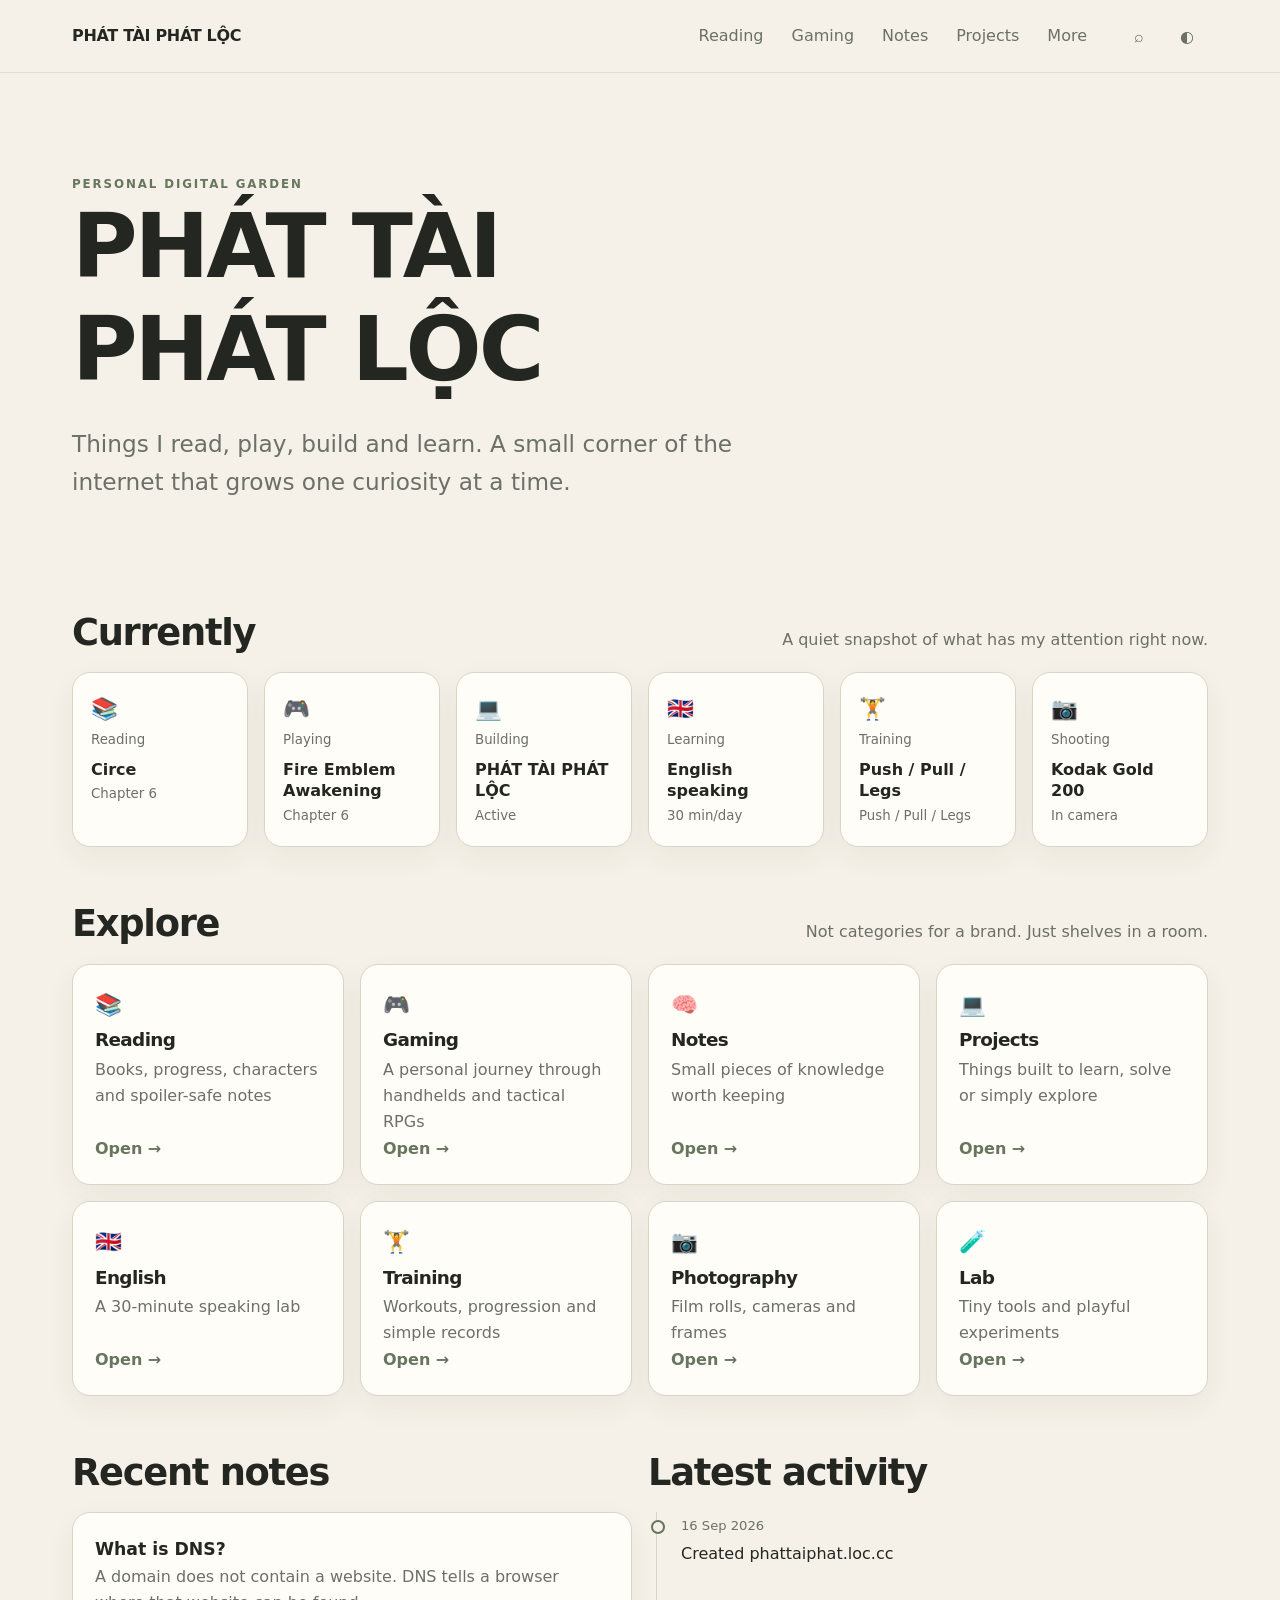
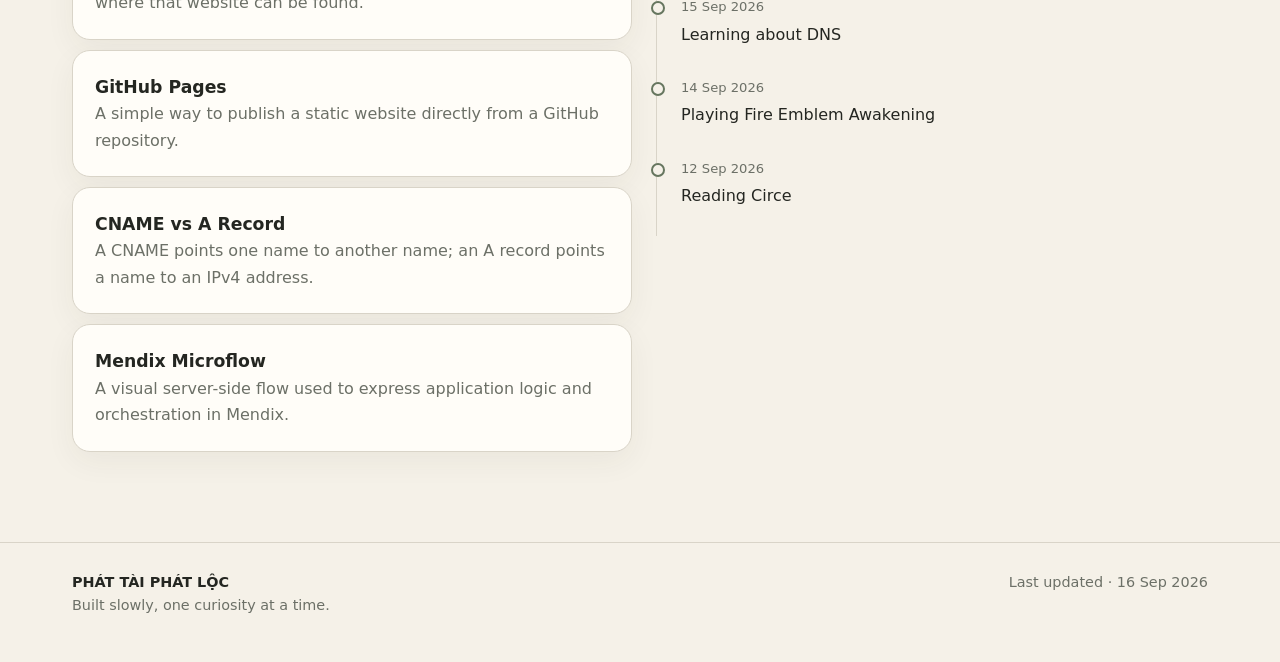
<file: index.html>
<!doctype html>
<html lang="en" data-theme="light">
<head>
  <meta charset="utf-8">
  <meta name="viewport" content="width=device-width, initial-scale=1">
  <meta name="description" content="PHÁT TÀI PHÁT LỘC — things I read, play, build and learn.">
  <meta name="color-scheme" content="light dark">
  <link rel="icon" href="assets/favicon.svg" type="image/svg+xml">
  <title>PHÁT TÀI PHÁT LỘC</title>
  <link rel="stylesheet" href="assets/styles.css">
</head>
<body data-page="home">
  <a class="skip-link" href="#page">Skip to content</a>
  <header class="site-header" id="site-header"></header>
  <main id="page"></main>
  <footer class="site-footer" id="site-footer"></footer>
  <script src="assets/app.js"></script>
</body>
</html>
</file>
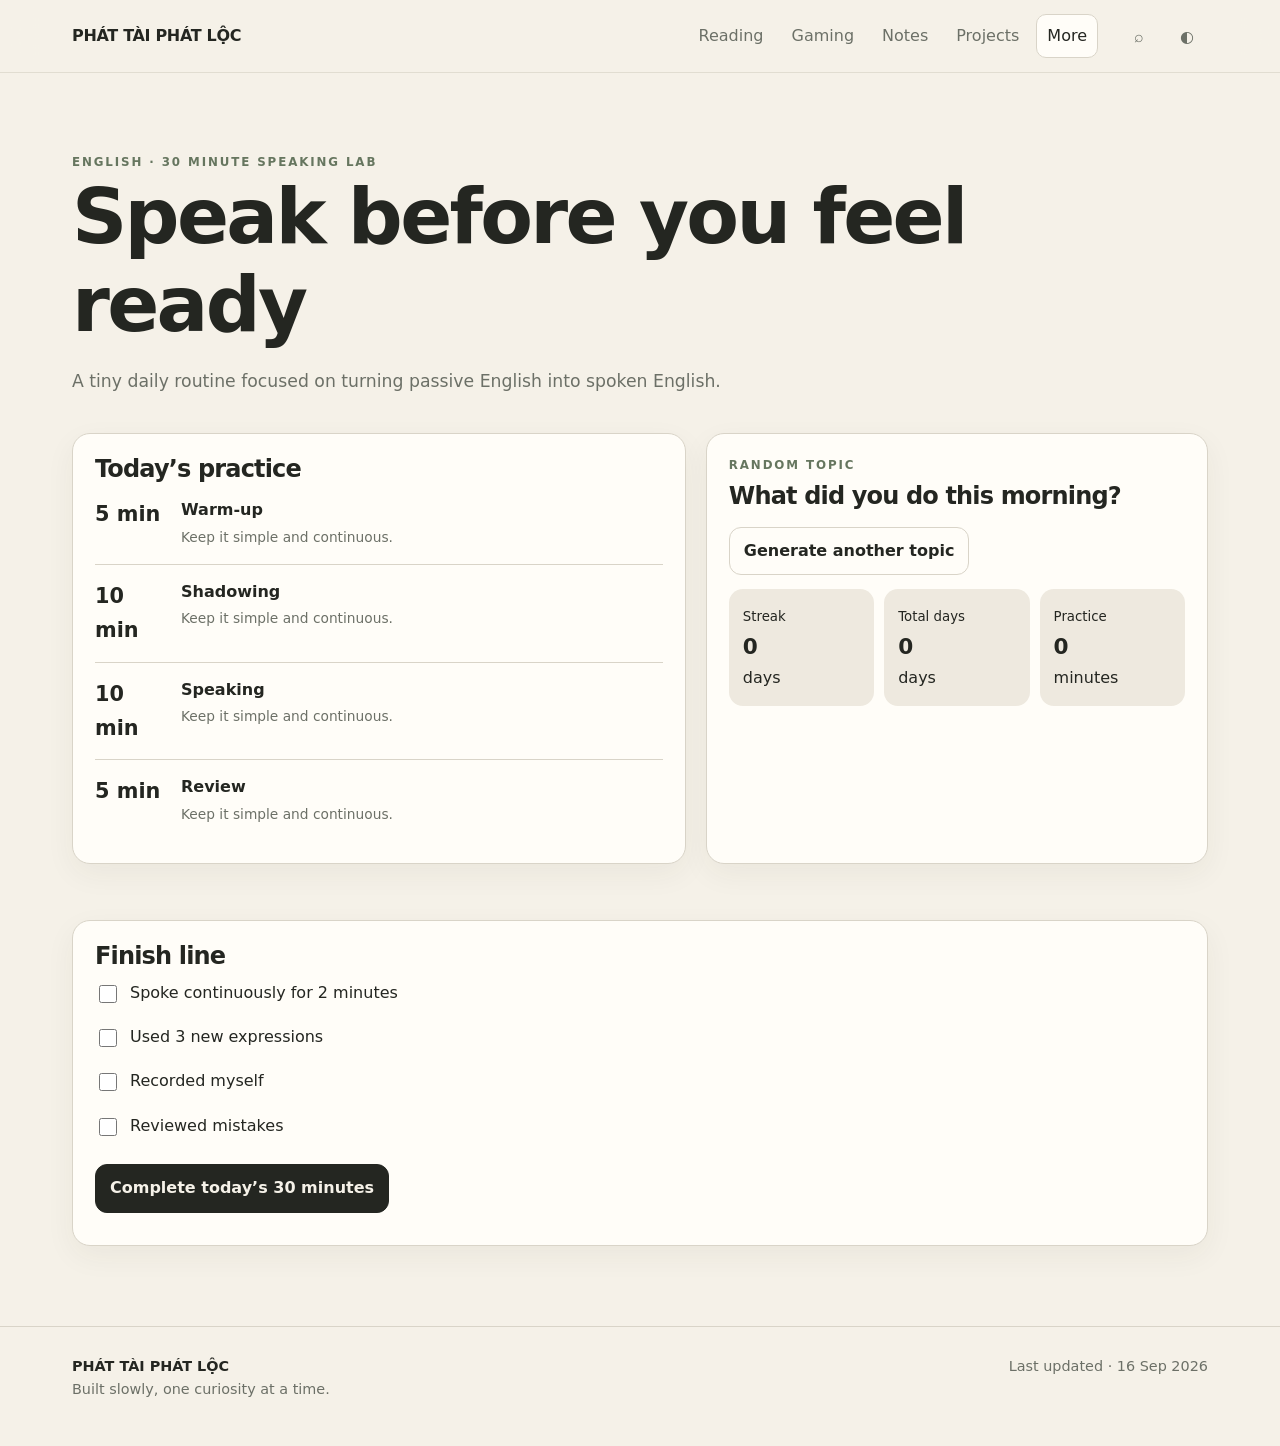
<file: english/index.html>
<!doctype html>
<html lang="en" data-theme="light">
<head>
  <meta charset="utf-8">
  <meta name="viewport" content="width=device-width, initial-scale=1">
  <meta name="description" content="PHÁT TÀI PHÁT LỘC — things I read, play, build and learn.">
  <meta name="color-scheme" content="light dark">
  <link rel="icon" href="../assets/favicon.svg" type="image/svg+xml">
  <title>English — PHÁT TÀI PHÁT LỘC</title>
  <link rel="stylesheet" href="../assets/styles.css">
</head>
<body data-page="english">
  <a class="skip-link" href="#page">Skip to content</a>
  <header class="site-header" id="site-header"></header>
  <main id="page"></main>
  <footer class="site-footer" id="site-footer"></footer>
  <script src="../assets/app.js"></script>
</body>
</html>
</file>
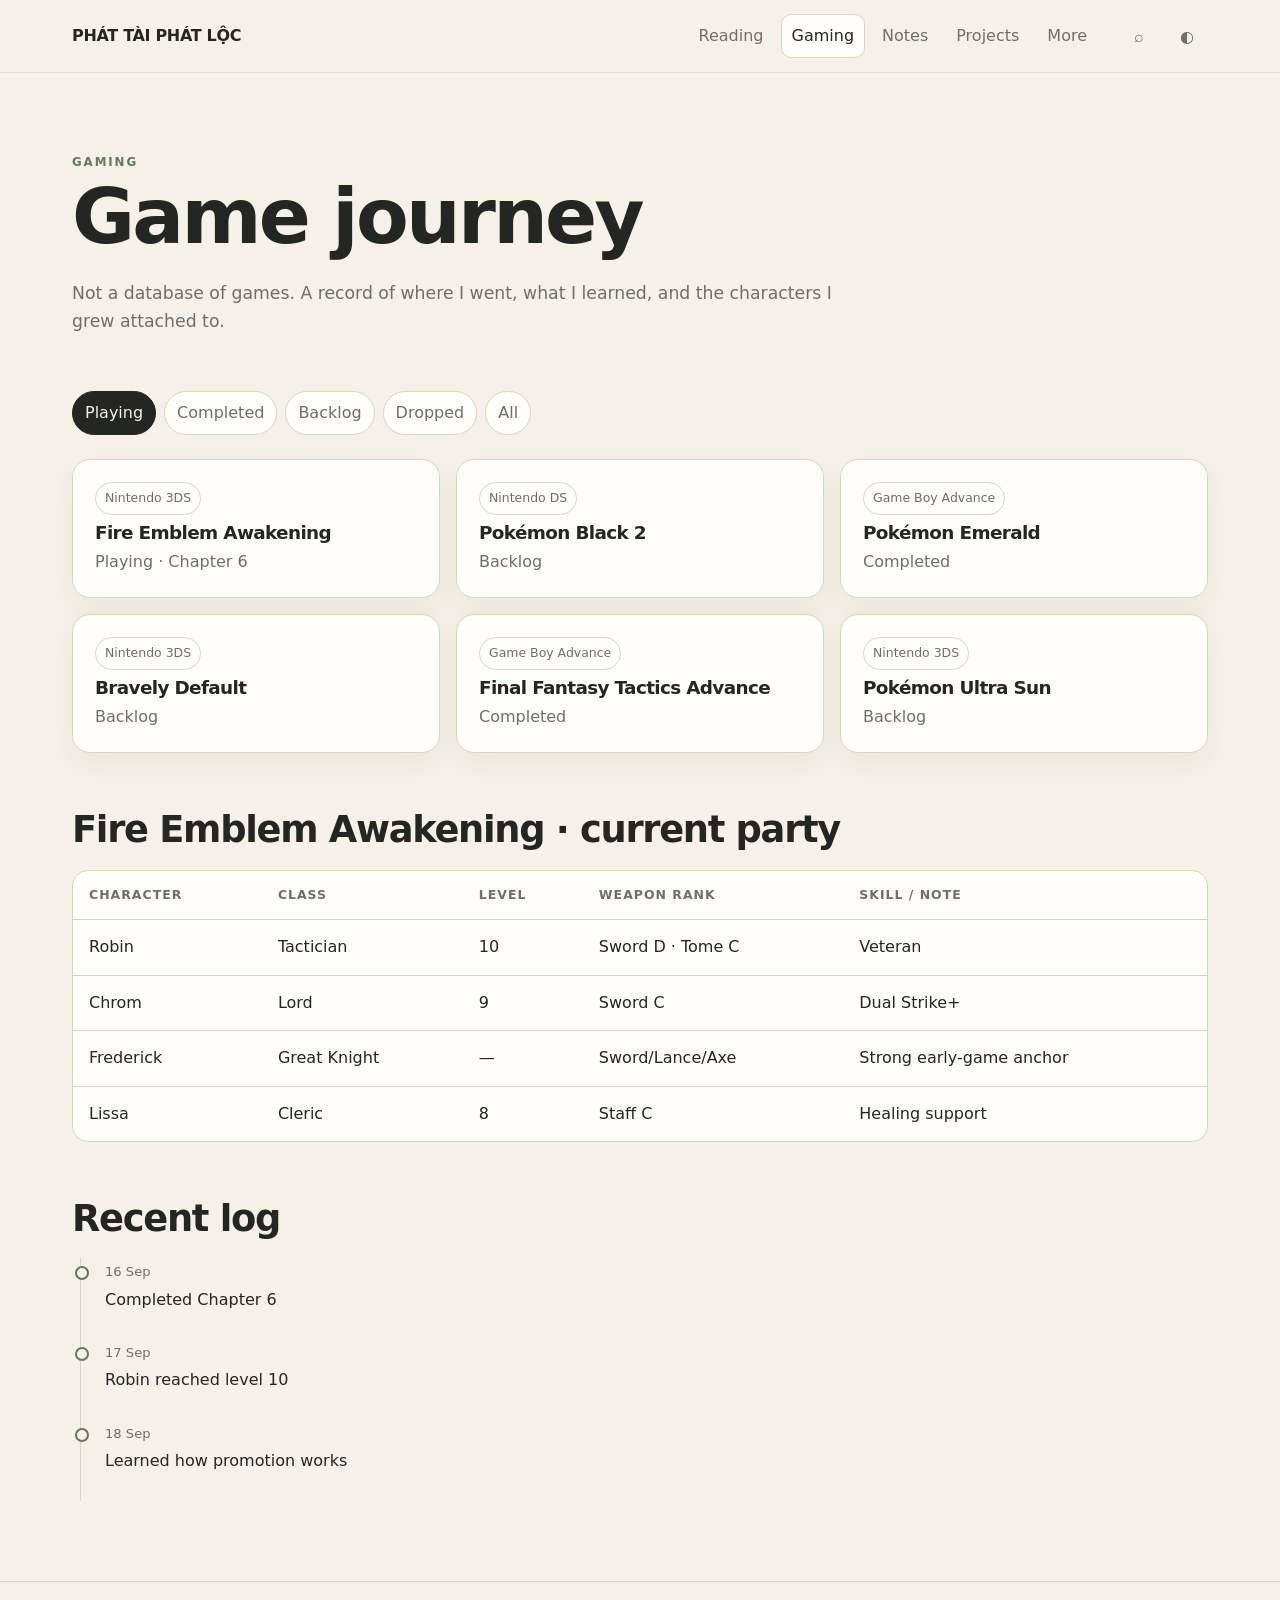
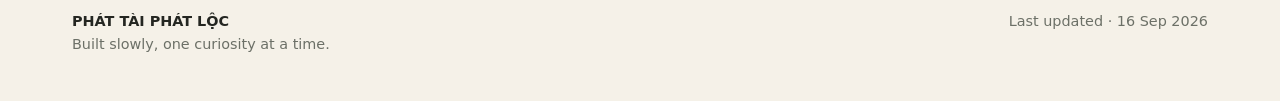
<file: gaming/index.html>
<!doctype html>
<html lang="en" data-theme="light">
<head>
  <meta charset="utf-8">
  <meta name="viewport" content="width=device-width, initial-scale=1">
  <meta name="description" content="PHÁT TÀI PHÁT LỘC — things I read, play, build and learn.">
  <meta name="color-scheme" content="light dark">
  <link rel="icon" href="../assets/favicon.svg" type="image/svg+xml">
  <title>Gaming — PHÁT TÀI PHÁT LỘC</title>
  <link rel="stylesheet" href="../assets/styles.css">
</head>
<body data-page="gaming">
  <a class="skip-link" href="#page">Skip to content</a>
  <header class="site-header" id="site-header"></header>
  <main id="page"></main>
  <footer class="site-footer" id="site-footer"></footer>
  <script src="../assets/app.js"></script>
</body>
</html>
</file>
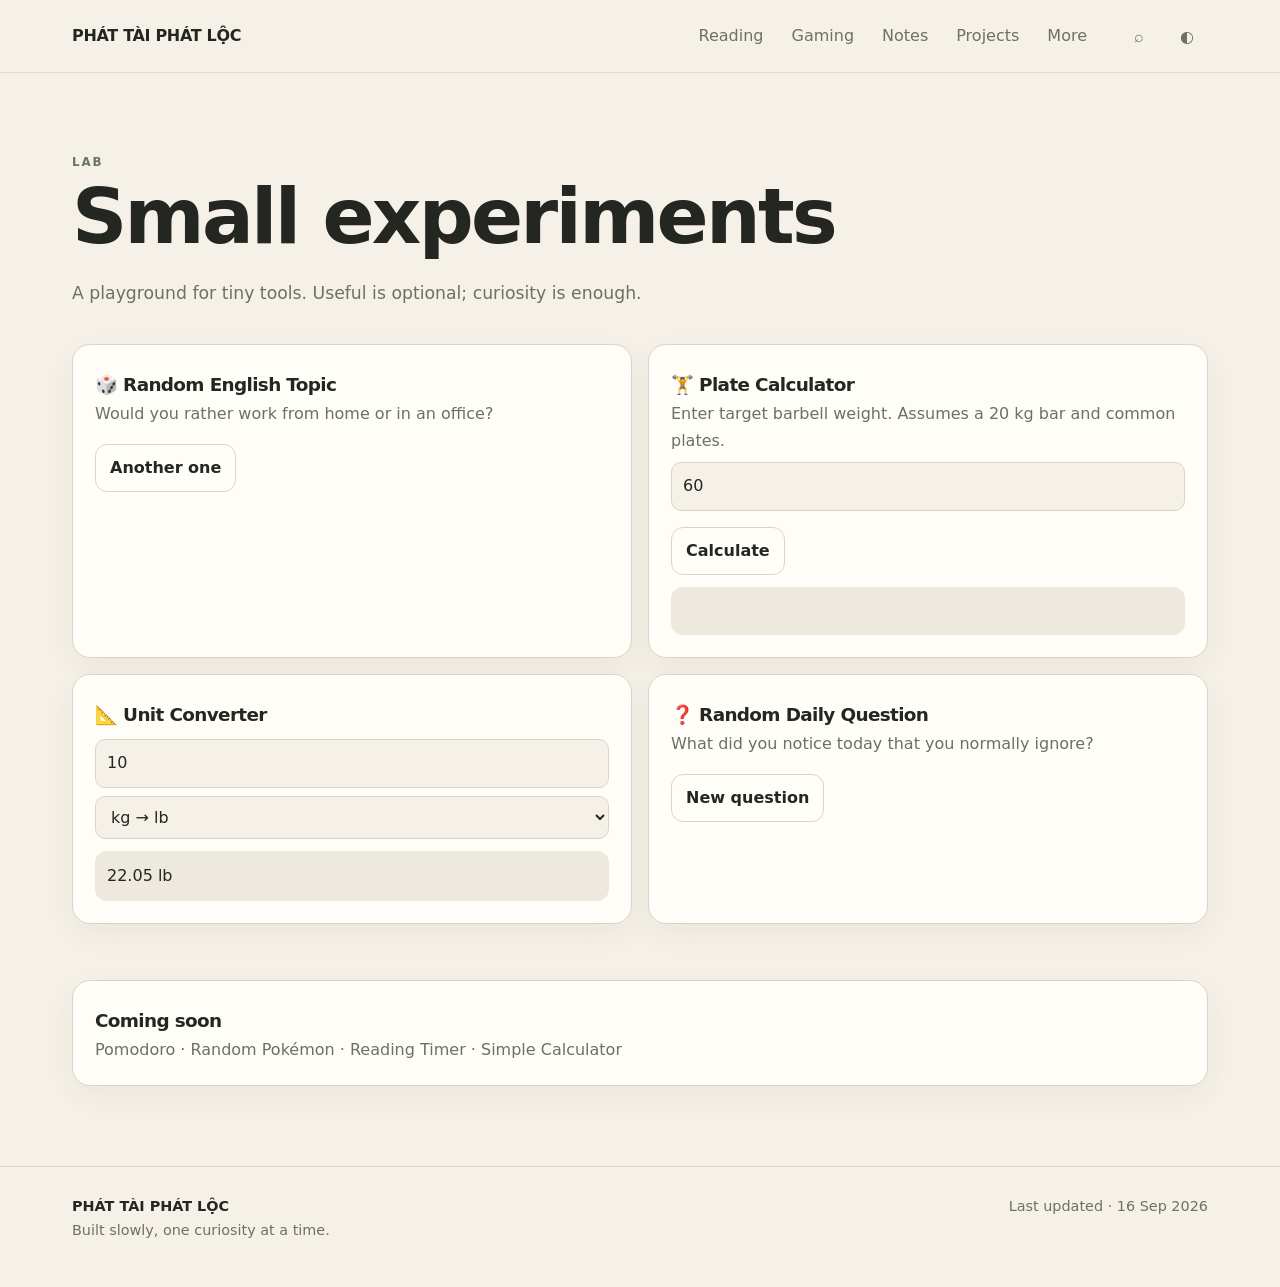
<file: lab/index.html>
<!doctype html>
<html lang="en" data-theme="light">
<head>
  <meta charset="utf-8">
  <meta name="viewport" content="width=device-width, initial-scale=1">
  <meta name="description" content="PHÁT TÀI PHÁT LỘC — things I read, play, build and learn.">
  <meta name="color-scheme" content="light dark">
  <link rel="icon" href="../assets/favicon.svg" type="image/svg+xml">
  <title>Lab — PHÁT TÀI PHÁT LỘC</title>
  <link rel="stylesheet" href="../assets/styles.css">
</head>
<body data-page="lab">
  <a class="skip-link" href="#page">Skip to content</a>
  <header class="site-header" id="site-header"></header>
  <main id="page"></main>
  <footer class="site-footer" id="site-footer"></footer>
  <script src="../assets/app.js"></script>
</body>
</html>
</file>
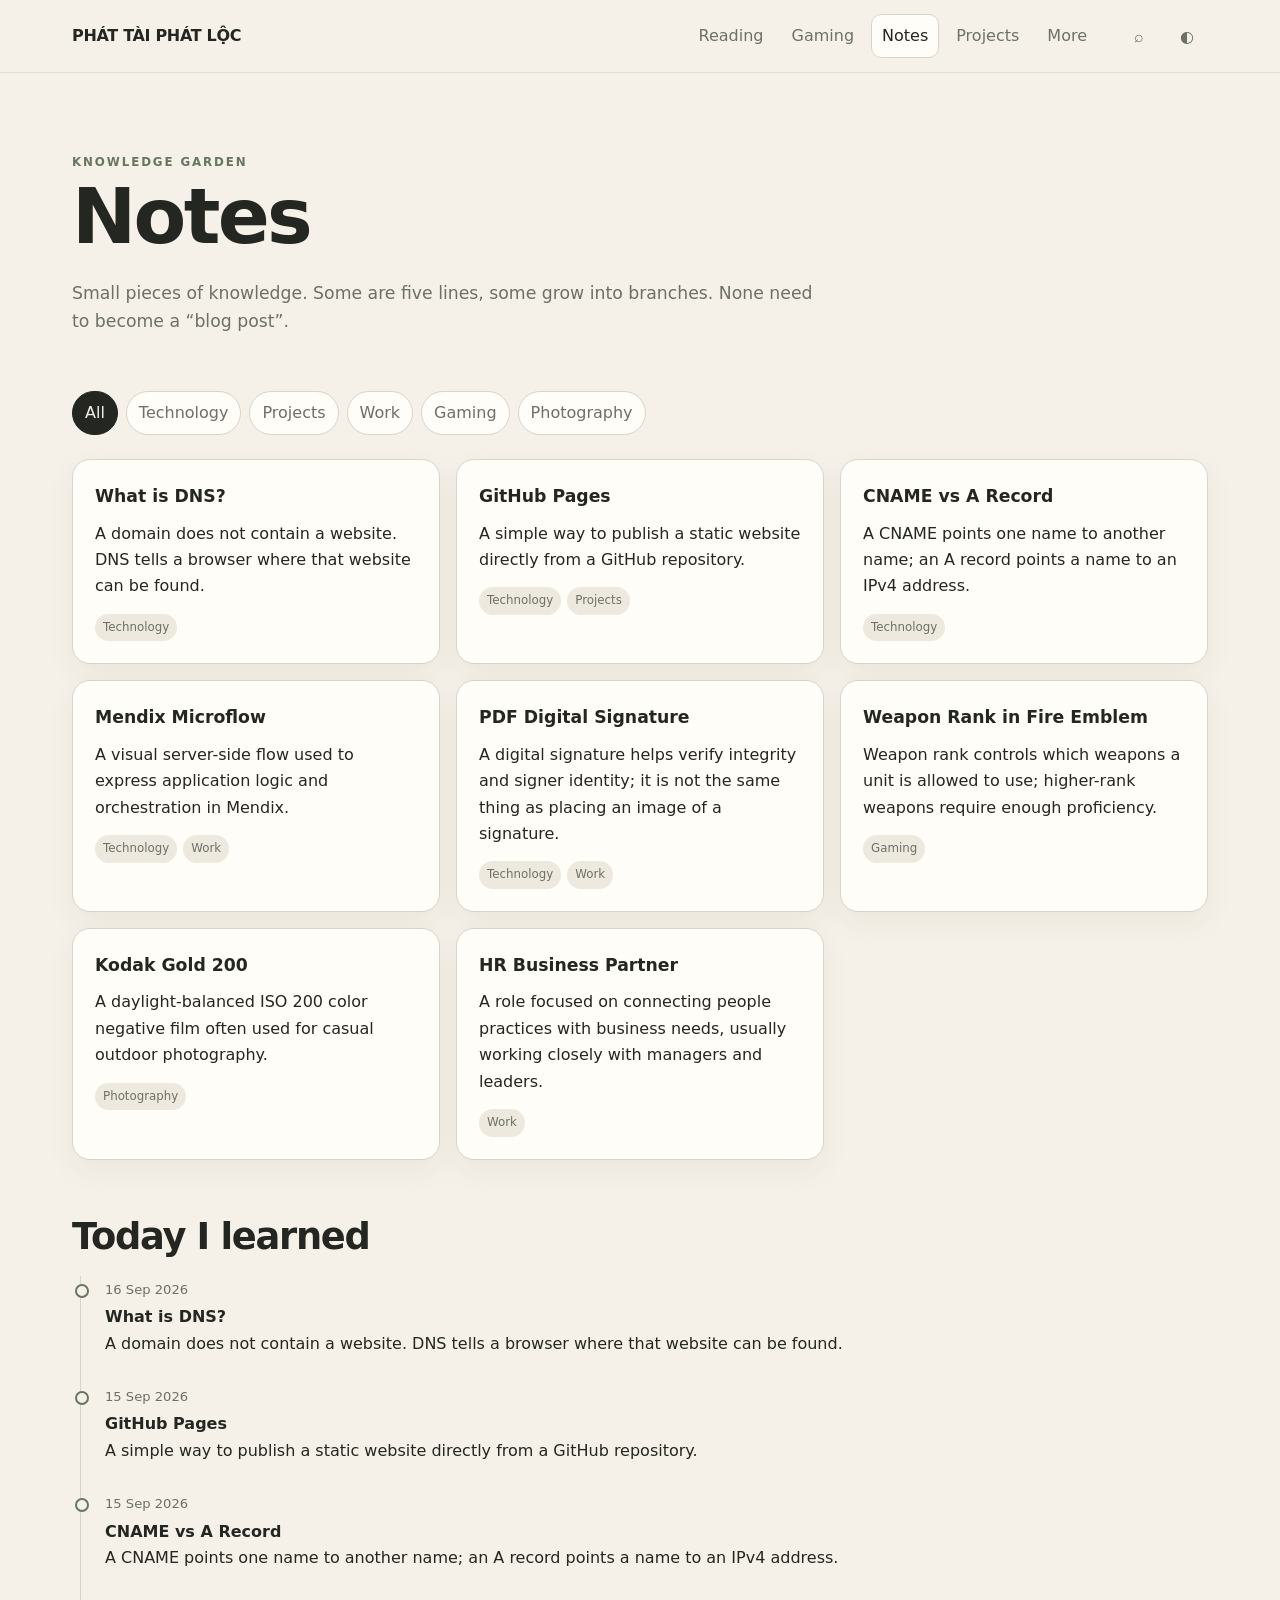
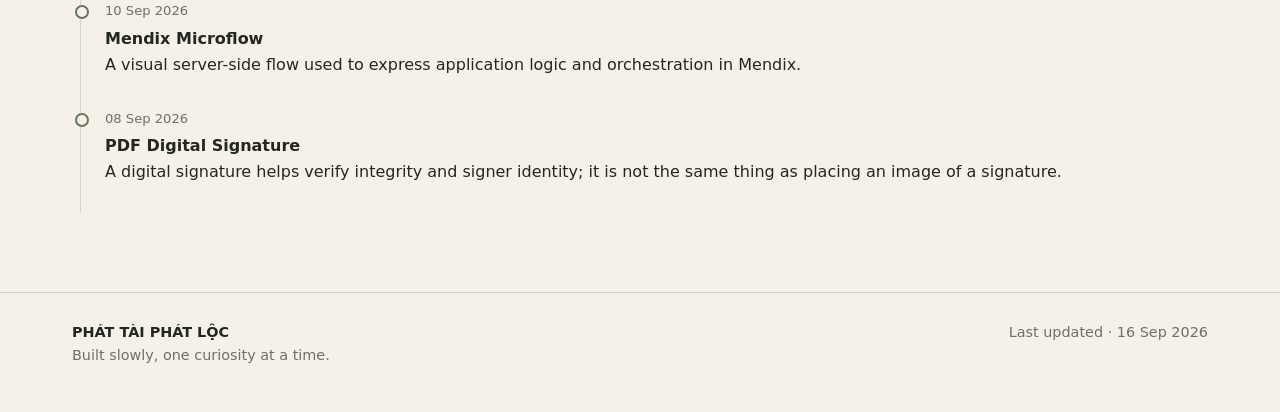
<file: notes/index.html>
<!doctype html>
<html lang="en" data-theme="light">
<head>
  <meta charset="utf-8">
  <meta name="viewport" content="width=device-width, initial-scale=1">
  <meta name="description" content="PHÁT TÀI PHÁT LỘC — things I read, play, build and learn.">
  <meta name="color-scheme" content="light dark">
  <link rel="icon" href="../assets/favicon.svg" type="image/svg+xml">
  <title>Notes — PHÁT TÀI PHÁT LỘC</title>
  <link rel="stylesheet" href="../assets/styles.css">
</head>
<body data-page="notes">
  <a class="skip-link" href="#page">Skip to content</a>
  <header class="site-header" id="site-header"></header>
  <main id="page"></main>
  <footer class="site-footer" id="site-footer"></footer>
  <script src="../assets/app.js"></script>
</body>
</html>
</file>
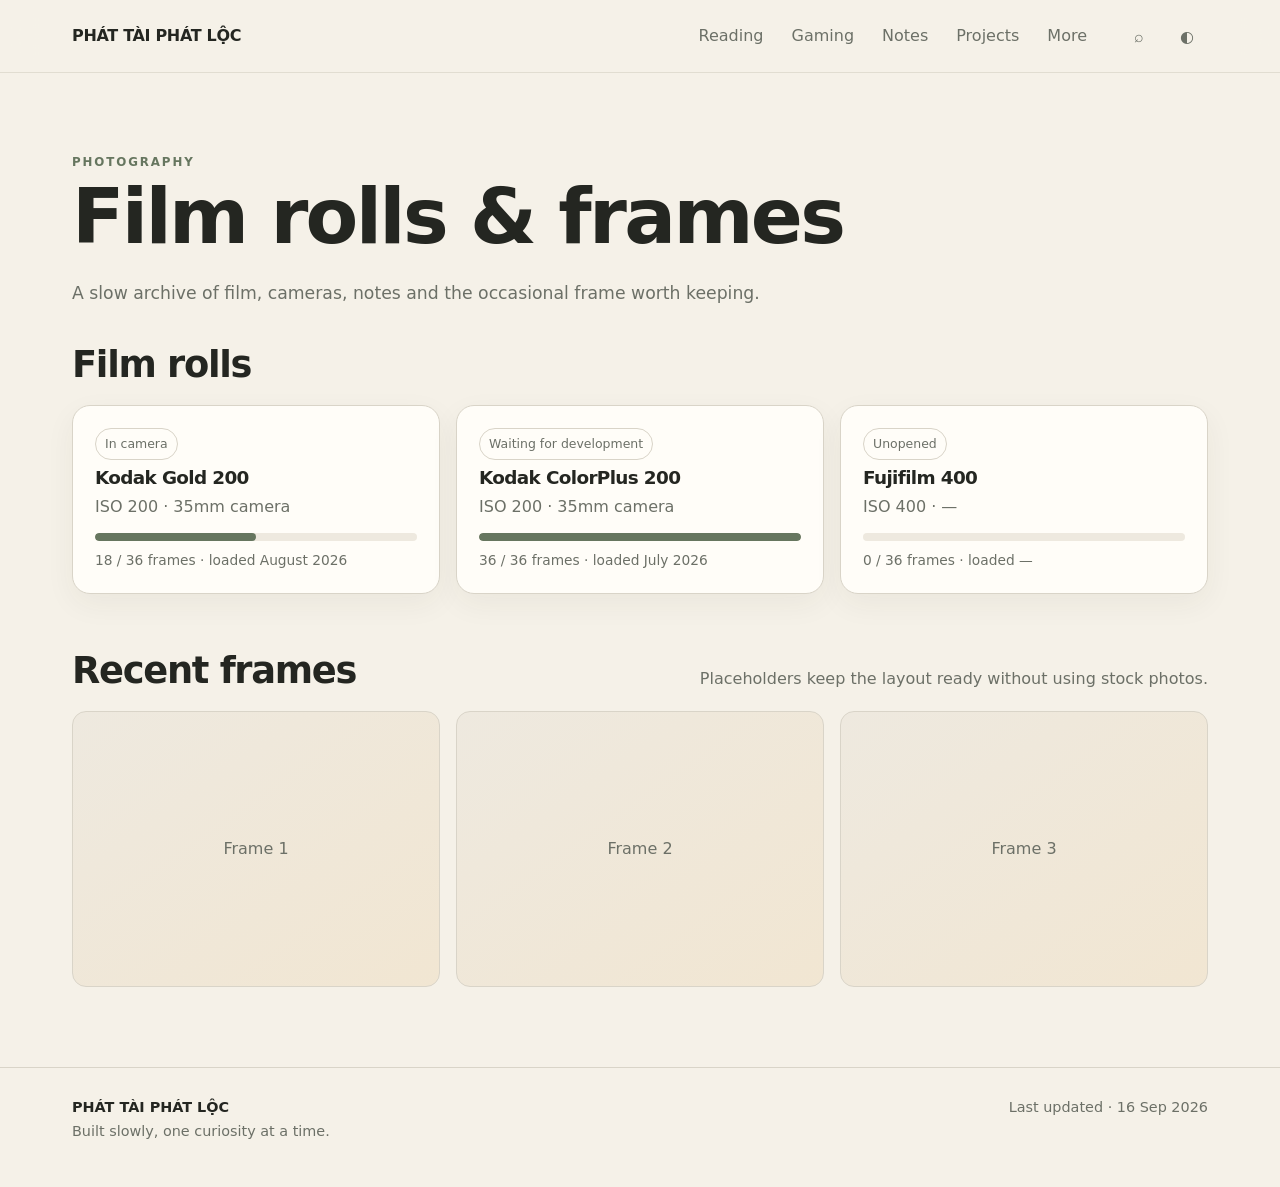
<file: photography/index.html>
<!doctype html>
<html lang="en" data-theme="light">
<head>
  <meta charset="utf-8">
  <meta name="viewport" content="width=device-width, initial-scale=1">
  <meta name="description" content="PHÁT TÀI PHÁT LỘC — things I read, play, build and learn.">
  <meta name="color-scheme" content="light dark">
  <link rel="icon" href="../assets/favicon.svg" type="image/svg+xml">
  <title>Photography — PHÁT TÀI PHÁT LỘC</title>
  <link rel="stylesheet" href="../assets/styles.css">
</head>
<body data-page="photography">
  <a class="skip-link" href="#page">Skip to content</a>
  <header class="site-header" id="site-header"></header>
  <main id="page"></main>
  <footer class="site-footer" id="site-footer"></footer>
  <script src="../assets/app.js"></script>
</body>
</html>
</file>
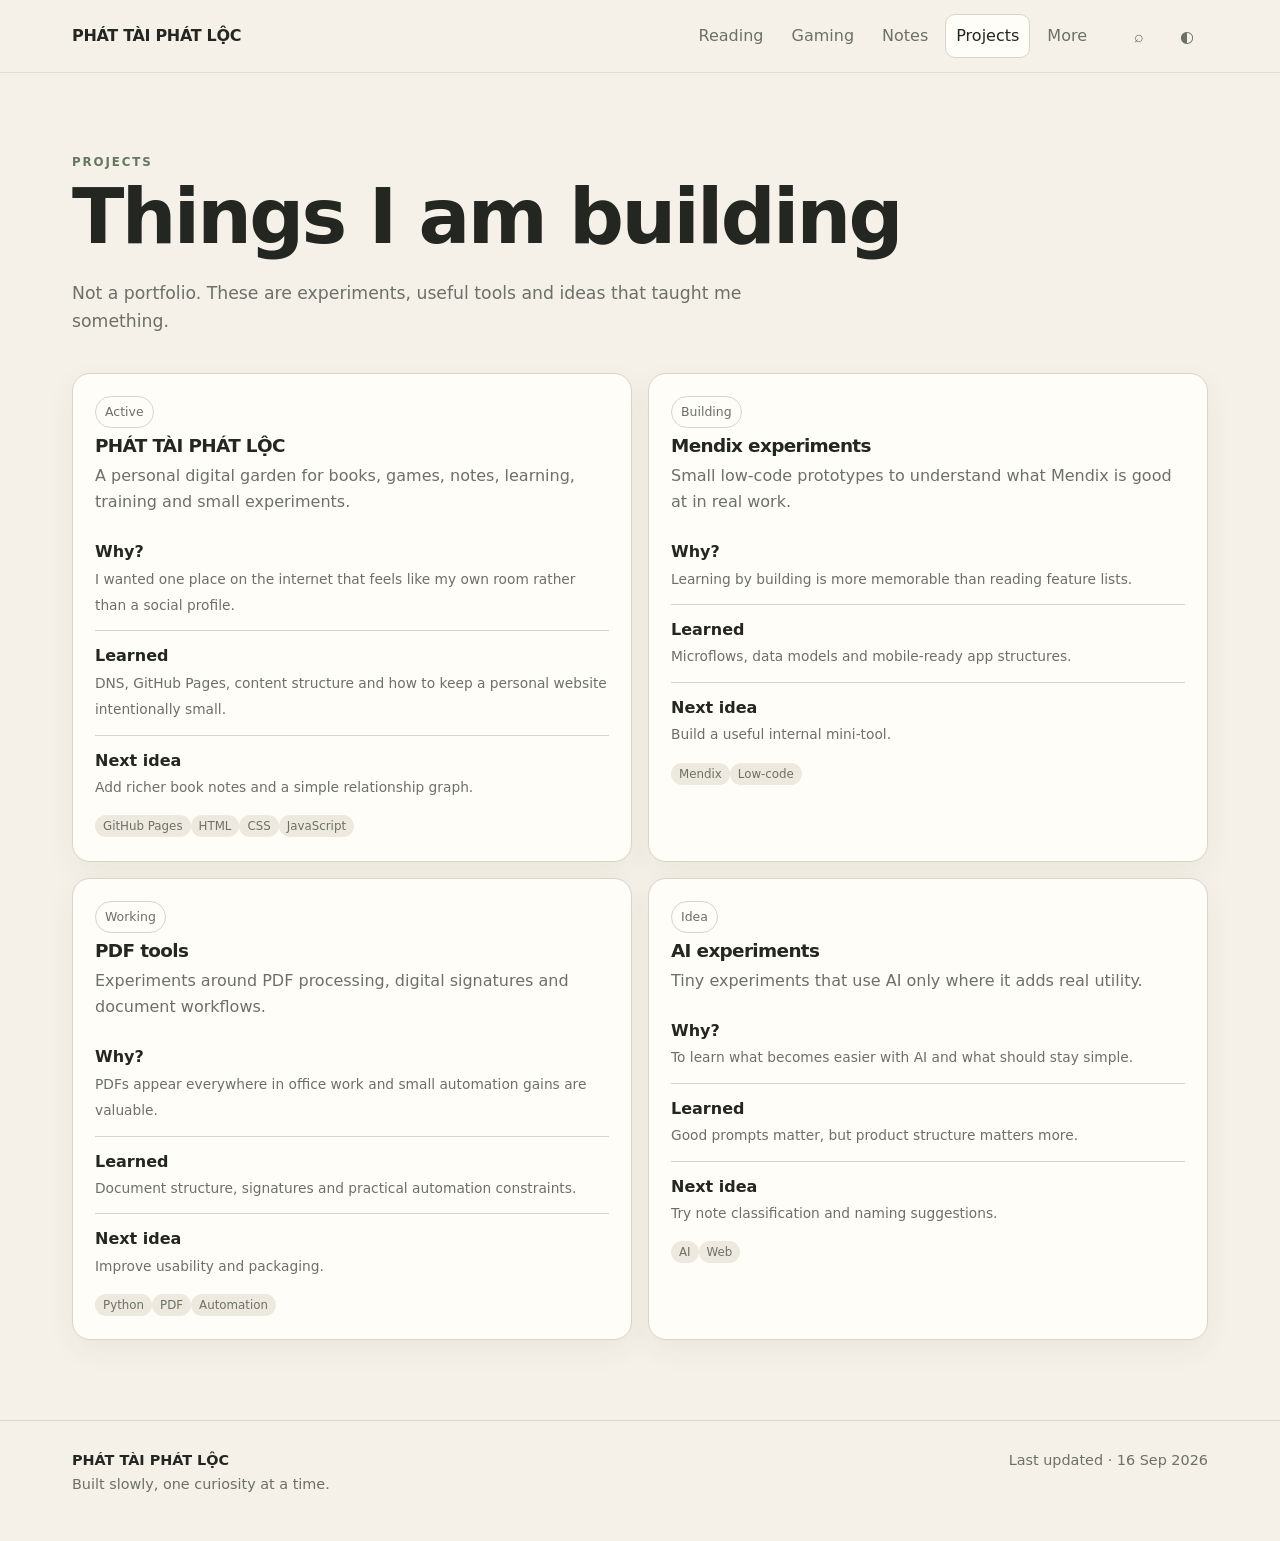
<file: projects/index.html>
<!doctype html>
<html lang="en" data-theme="light">
<head>
  <meta charset="utf-8">
  <meta name="viewport" content="width=device-width, initial-scale=1">
  <meta name="description" content="PHÁT TÀI PHÁT LỘC — things I read, play, build and learn.">
  <meta name="color-scheme" content="light dark">
  <link rel="icon" href="../assets/favicon.svg" type="image/svg+xml">
  <title>Projects — PHÁT TÀI PHÁT LỘC</title>
  <link rel="stylesheet" href="../assets/styles.css">
</head>
<body data-page="projects">
  <a class="skip-link" href="#page">Skip to content</a>
  <header class="site-header" id="site-header"></header>
  <main id="page"></main>
  <footer class="site-footer" id="site-footer"></footer>
  <script src="../assets/app.js"></script>
</body>
</html>
</file>
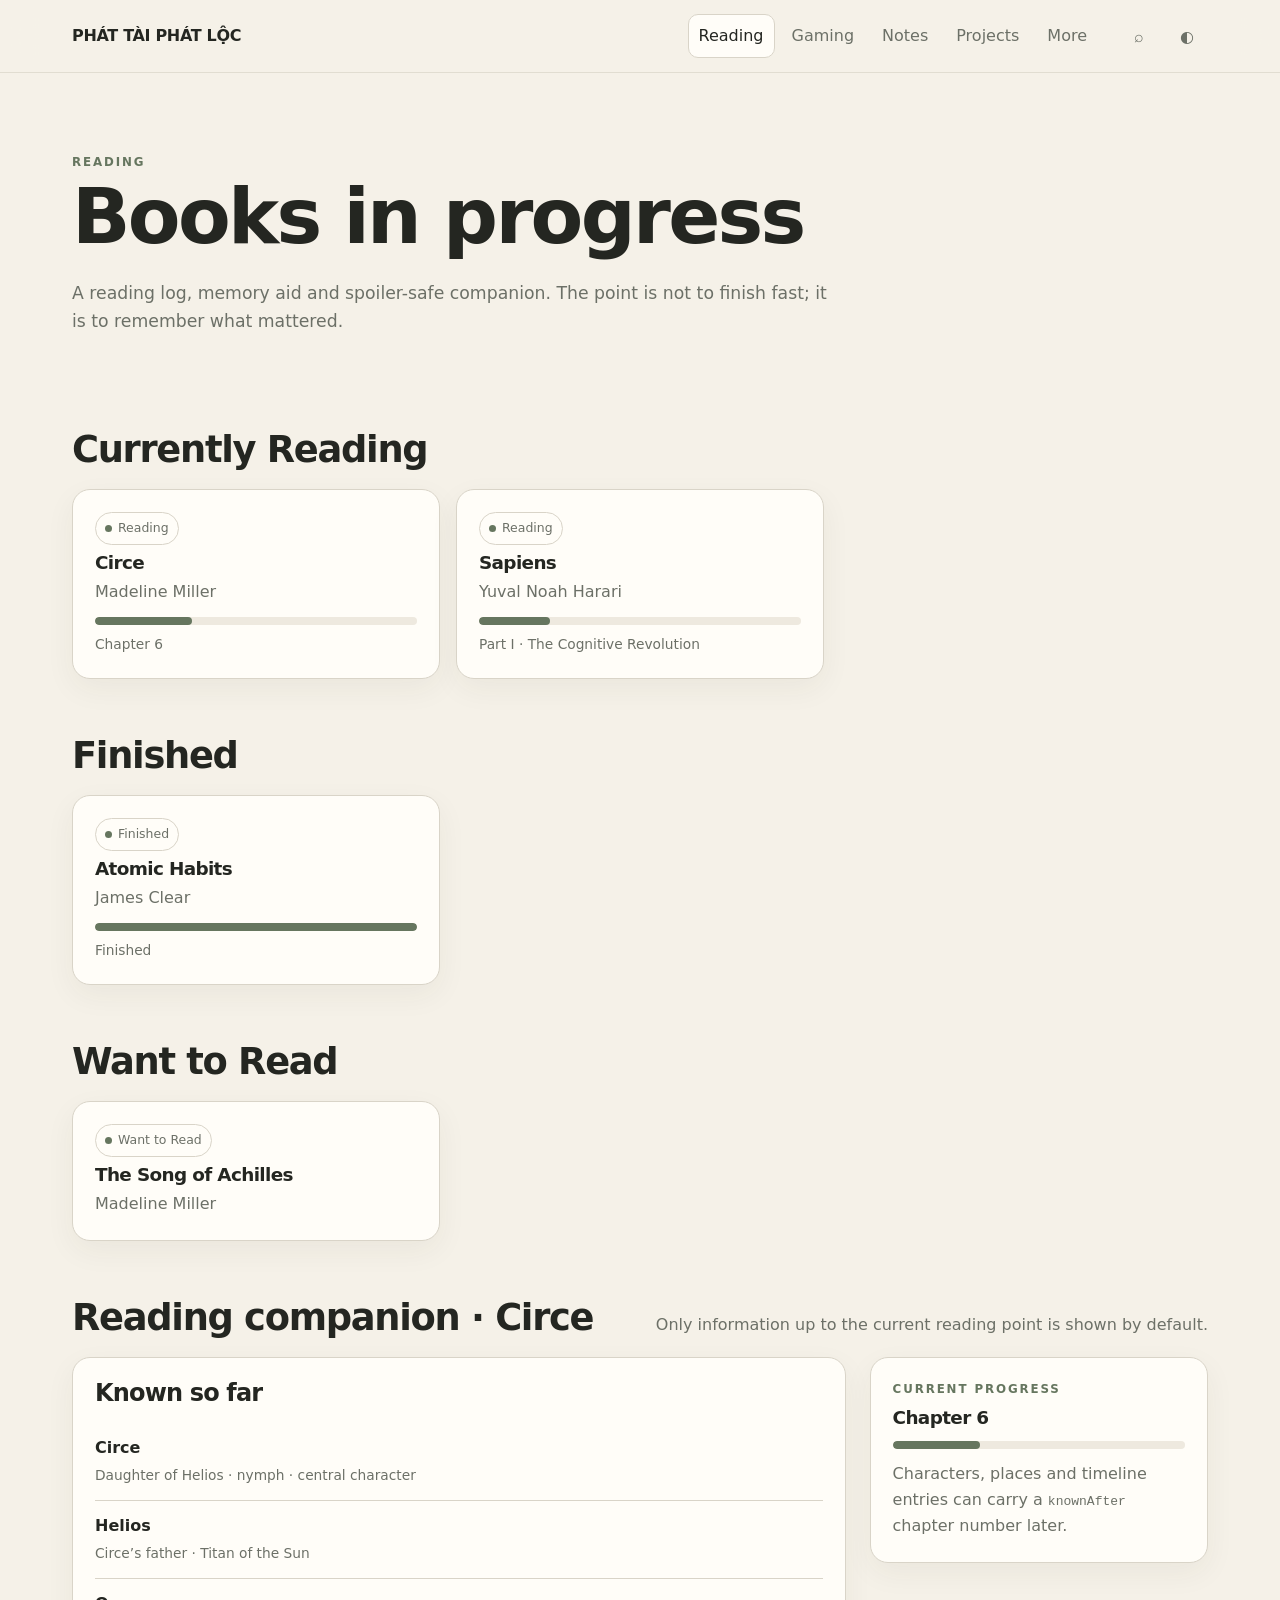
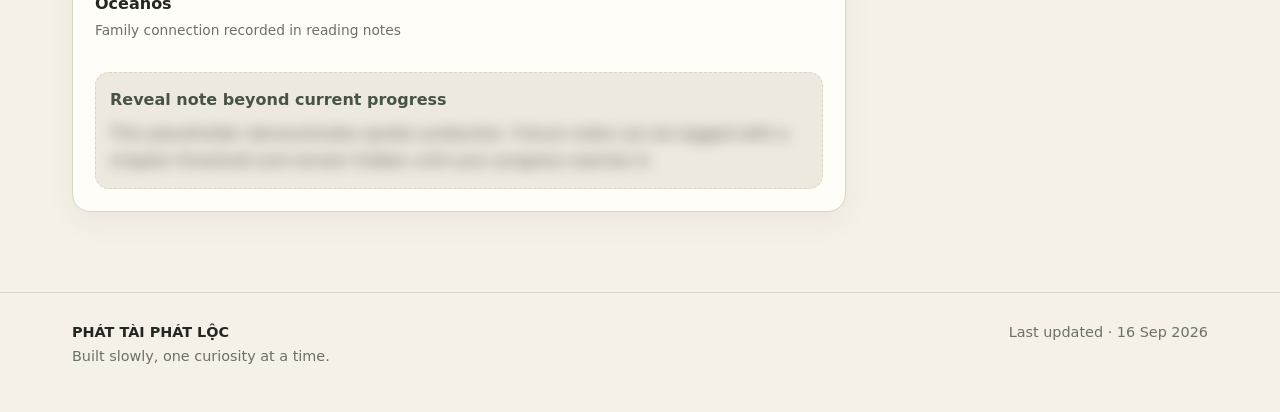
<file: reading/index.html>
<!doctype html>
<html lang="en" data-theme="light">
<head>
  <meta charset="utf-8">
  <meta name="viewport" content="width=device-width, initial-scale=1">
  <meta name="description" content="PHÁT TÀI PHÁT LỘC — things I read, play, build and learn.">
  <meta name="color-scheme" content="light dark">
  <link rel="icon" href="../assets/favicon.svg" type="image/svg+xml">
  <title>Reading — PHÁT TÀI PHÁT LỘC</title>
  <link rel="stylesheet" href="../assets/styles.css">
</head>
<body data-page="reading">
  <a class="skip-link" href="#page">Skip to content</a>
  <header class="site-header" id="site-header"></header>
  <main id="page"></main>
  <footer class="site-footer" id="site-footer"></footer>
  <script src="../assets/app.js"></script>
</body>
</html>
</file>
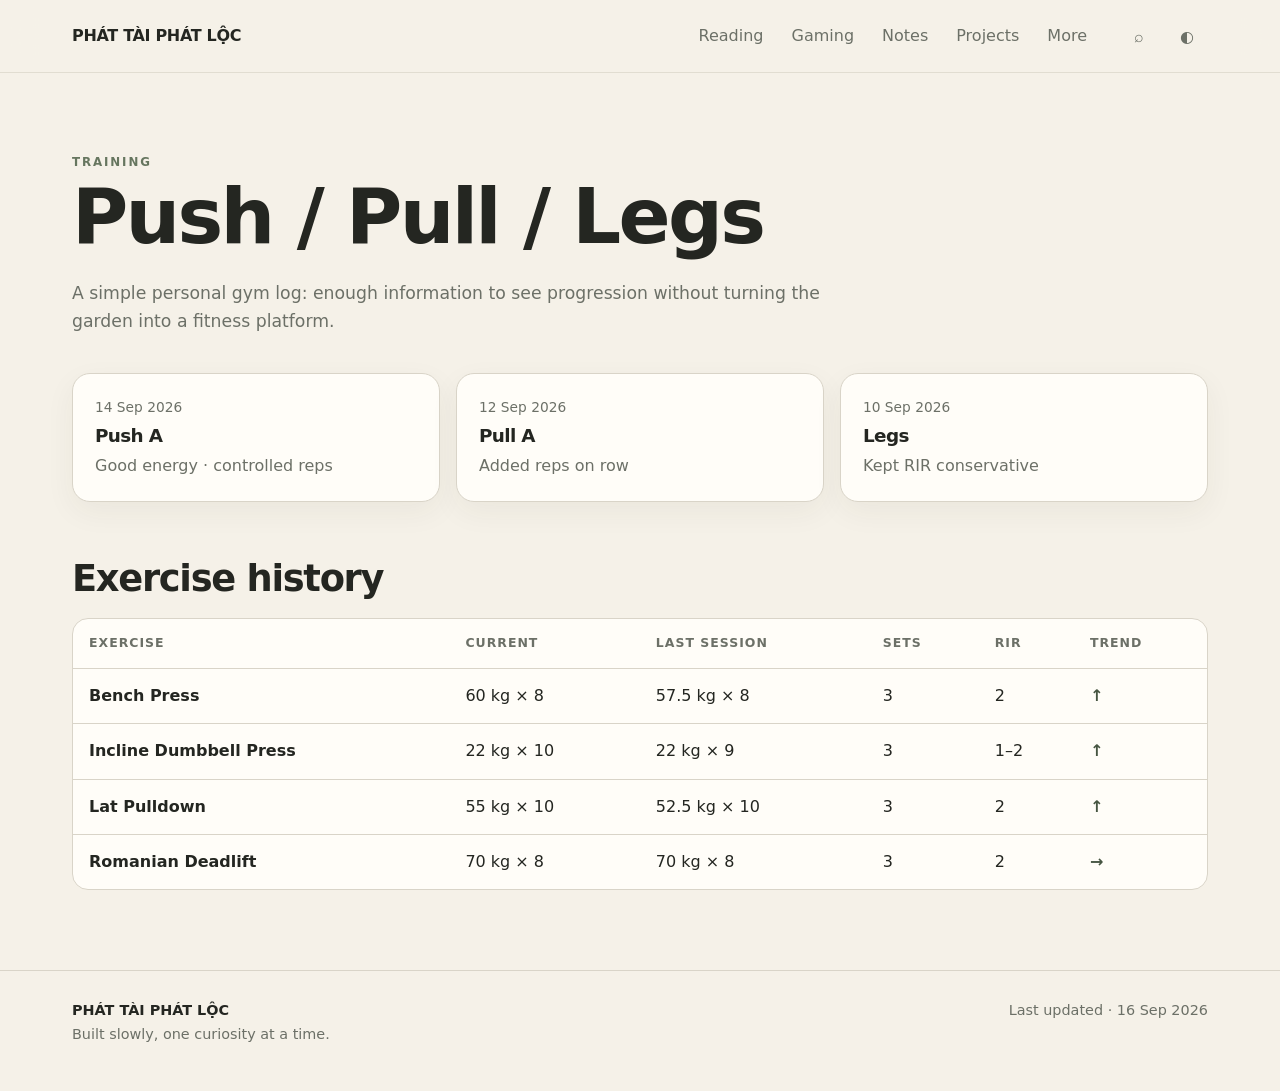
<file: training/index.html>
<!doctype html>
<html lang="en" data-theme="light">
<head>
  <meta charset="utf-8">
  <meta name="viewport" content="width=device-width, initial-scale=1">
  <meta name="description" content="PHÁT TÀI PHÁT LỘC — things I read, play, build and learn.">
  <meta name="color-scheme" content="light dark">
  <link rel="icon" href="../assets/favicon.svg" type="image/svg+xml">
  <title>Training — PHÁT TÀI PHÁT LỘC</title>
  <link rel="stylesheet" href="../assets/styles.css">
</head>
<body data-page="training">
  <a class="skip-link" href="#page">Skip to content</a>
  <header class="site-header" id="site-header"></header>
  <main id="page"></main>
  <footer class="site-footer" id="site-footer"></footer>
  <script src="../assets/app.js"></script>
</body>
</html>
</file>
<file: assets/styles.css>
:root {
  --bg: #f5f1e8;
  --surface: #fffdf8;
  --surface-2: #eee9df;
  --text: #242621;
  --muted: #6c7067;
  --line: #d9d4c8;
  --green: #66765f;
  --green-strong: #465542;
  --amber: #ba8a3b;
  --focus: #2c5d8a;
  --shadow: 0 10px 30px rgba(53, 47, 35, .055);
  --radius: 18px;
  --max: 1180px;
}

[data-theme="dark"] {
  --bg: #181a17;
  --surface: #20231f;
  --surface-2: #282c27;
  --text: #ece8df;
  --muted: #a7aca1;
  --line: #353a34;
  --green: #94aa8a;
  --green-strong: #b8c8b1;
  --amber: #d5a75c;
  --focus: #88bce8;
  --shadow: 0 10px 30px rgba(0,0,0,.14);
}

* { box-sizing: border-box; }
html { scroll-behavior: smooth; }
body {
  margin: 0;
  background: var(--bg);
  color: var(--text);
  font-family: Inter, ui-sans-serif, system-ui, -apple-system, BlinkMacSystemFont, "Segoe UI", sans-serif;
  line-height: 1.65;
  -webkit-font-smoothing: antialiased;
}
a { color: inherit; text-decoration: none; }
button, input, select { font: inherit; }
button { cursor: pointer; }
img { max-width: 100%; display: block; }

.skip-link { position:absolute; left:-9999px; top:auto; }
.skip-link:focus { left:18px; top:18px; z-index:999; background:var(--surface); padding:10px 14px; border:1px solid var(--line); border-radius:10px; }

.site-header {
  position: sticky;
  top: 0;
  z-index: 50;
  backdrop-filter: blur(16px);
  background: color-mix(in srgb, var(--bg) 86%, transparent);
  border-bottom: 1px solid color-mix(in srgb, var(--line) 70%, transparent);
}
.header-inner {
  max-width: var(--max);
  margin: 0 auto;
  padding: 14px 22px;
  display: flex;
  align-items: center;
  gap: 20px;
}
.brand {
  font-weight: 800;
  letter-spacing: -.02em;
  white-space: nowrap;
}
.nav { margin-left: auto; display:flex; gap:6px; align-items:center; }
.nav a, .icon-button {
  border: 1px solid transparent;
  border-radius: 10px;
  padding: 8px 10px;
  color: var(--muted);
  background: transparent;
}
.nav a:hover, .nav a[aria-current="page"], .icon-button:hover { color:var(--text); border-color:var(--line); background:var(--surface); }
.header-actions { display:flex; gap:6px; }
.icon-button { width: 42px; height: 42px; display:grid; place-items:center; }
.menu-button { display:none; }

main { max-width: var(--max); margin: 0 auto; padding: 44px 22px 80px; min-height: calc(100vh - 150px); }
.hero { padding: 58px 0 54px; max-width: 900px; }
.eyebrow { text-transform: uppercase; letter-spacing:.16em; font-size:.74rem; font-weight:800; color:var(--green); }
h1, h2, h3 { line-height:1.15; margin:0; letter-spacing:-.035em; }
h1 { font-size: clamp(2.7rem, 7vw, 6.3rem); max-width: 950px; }
.hero p { font-size: clamp(1.08rem, 2vw, 1.45rem); color:var(--muted); max-width:720px; margin:24px 0 0; }
.section { margin-top: 56px; }
.section-head { display:flex; justify-content:space-between; gap:20px; align-items:end; margin-bottom:18px; }
.section-head h2 { font-size: clamp(1.55rem, 3vw, 2.3rem); }
.section-head p { margin:0; color:var(--muted); max-width:620px; }

.grid { display:grid; gap:16px; }
.grid-2 { grid-template-columns:repeat(2,minmax(0,1fr)); }
.grid-3 { grid-template-columns:repeat(3,minmax(0,1fr)); }
.grid-4 { grid-template-columns:repeat(4,minmax(0,1fr)); }
.card {
  background:var(--surface);
  border:1px solid var(--line);
  border-radius:var(--radius);
  box-shadow:var(--shadow);
  padding:22px;
  transition: transform .16s ease, border-color .16s ease;
}
.card:hover { transform:translateY(-2px); border-color:color-mix(in srgb, var(--green) 50%, var(--line)); }
.card h3 { font-size:1.15rem; margin:7px 0 6px; }
.card p { margin:0; color:var(--muted); }
.card .meta { font-size:.86rem; color:var(--muted); }
.card-icon { font-size:1.35rem; }
.card-link { display:block; height:100%; }

.current-grid { grid-template-columns:repeat(6,minmax(0,1fr)); }
.current-card { padding:18px; }
.current-card strong { display:block; margin-top:6px; line-height:1.35; }
.current-card small { color:var(--muted); }

.explore-card { min-height:165px; display:flex; flex-direction:column; justify-content:space-between; }
.explore-card .arrow { color:var(--green); font-weight:700; }

.timeline { border-left:1px solid var(--line); margin-left:8px; padding-left:24px; }
.timeline-item { position:relative; padding:0 0 26px; }
.timeline-item::before { content:""; position:absolute; left:-30px; top:.5em; width:10px; height:10px; border-radius:50%; background:var(--bg); border:2px solid var(--green); }
.timeline-item time { font-size:.82rem; color:var(--muted); }
.timeline-item p { margin:2px 0 0; }

.page-hero { padding:36px 0 20px; }
.page-hero h1 { font-size:clamp(2.5rem, 6vw, 5rem); }
.page-hero p { color:var(--muted); max-width:760px; font-size:1.08rem; }

.tabs, .chips { display:flex; flex-wrap:wrap; gap:8px; margin:18px 0 24px; }
.chip, .tab {
  border:1px solid var(--line); background:var(--surface); color:var(--muted);
  border-radius:999px; padding:8px 12px;
}
.tab.active, .chip.active { background:var(--text); color:var(--bg); border-color:var(--text); }
.badge { display:inline-flex; align-items:center; gap:6px; font-size:.78rem; border:1px solid var(--line); border-radius:999px; padding:5px 9px; color:var(--muted); }
.status-dot { width:7px; height:7px; border-radius:50%; background:var(--green); }

.progress { height:8px; background:var(--surface-2); border-radius:999px; overflow:hidden; margin-top:12px; }
.progress > span { display:block; height:100%; background:var(--green); border-radius:999px; }

.detail-layout { display:grid; grid-template-columns:minmax(0,1.6fr) minmax(260px,.7fr); gap:24px; align-items:start; }
.detail-panel h2 { margin-bottom:16px; }
.list-clean { list-style:none; margin:0; padding:0; }
.list-clean li { padding:12px 0; border-bottom:1px solid var(--line); }
.list-clean li:last-child { border-bottom:0; }

.spoiler { border:1px dashed var(--line); border-radius:14px; padding:14px; background:var(--surface-2); }
.spoiler[aria-expanded="false"] .spoiler-content { filter:blur(7px); user-select:none; opacity:.75; }
.spoiler-toggle { border:0; background:transparent; color:var(--green-strong); font-weight:700; padding:0; margin-bottom:8px; }

.note-card .note-title { font-size:1.08rem; font-weight:760; }
.note-card .note-body { margin-top:10px; color:var(--text); }
.note-card .tags { margin-top:14px; display:flex; gap:6px; flex-wrap:wrap; }
.tag { font-size:.74rem; padding:4px 8px; border-radius:999px; background:var(--surface-2); color:var(--muted); }

.search-overlay { position:fixed; inset:0; z-index:100; background:rgba(0,0,0,.34); display:none; padding:10vh 18px 18px; }
.search-overlay.open { display:block; }
.search-dialog { max-width:760px; margin:0 auto; background:var(--surface); border:1px solid var(--line); border-radius:20px; box-shadow:0 30px 80px rgba(0,0,0,.25); overflow:hidden; }
.search-box { width:100%; border:0; border-bottom:1px solid var(--line); background:transparent; color:var(--text); padding:20px 22px; outline:none; font-size:1.05rem; }
.search-results { max-height:58vh; overflow:auto; padding:10px; }
.search-result { display:block; padding:12px; border-radius:12px; }
.search-result:hover, .search-result:focus { background:var(--surface-2); outline:none; }
.search-result small { color:var(--muted); display:block; }
.search-empty { color:var(--muted); padding:22px; }

.dashboard { display:grid; grid-template-columns:1.1fr .9fr; gap:20px; }
.practice-step { display:grid; grid-template-columns:72px 1fr; gap:14px; padding:14px 0; border-bottom:1px solid var(--line); }
.practice-step:last-child { border-bottom:0; }
.practice-step strong { font-size:1.3rem; }
.practice-check { display:flex; align-items:flex-start; gap:10px; padding:9px 0; }
.practice-check input { margin-top:5px; width:18px; height:18px; accent-color:var(--green); }
.stat-row { display:grid; grid-template-columns:repeat(3,1fr); gap:10px; margin-top:14px; }
.stat { background:var(--surface-2); border-radius:14px; padding:14px; }
.stat strong { display:block; font-size:1.35rem; }

.primary-button, .secondary-button {
  border-radius:12px; padding:10px 14px; border:1px solid var(--line); font-weight:700;
}
.primary-button { background:var(--text); color:var(--bg); border-color:var(--text); }
.secondary-button { background:var(--surface); color:var(--text); }
.button-row { display:flex; flex-wrap:wrap; gap:8px; margin-top:16px; }

.table-wrap { overflow:auto; border:1px solid var(--line); border-radius:16px; background:var(--surface); }
table { width:100%; border-collapse:collapse; min-width:680px; }
th, td { text-align:left; padding:14px 16px; border-bottom:1px solid var(--line); }
th { font-size:.78rem; text-transform:uppercase; letter-spacing:.08em; color:var(--muted); }
tr:last-child td { border-bottom:0; }
.trend-up { color:var(--green-strong); font-weight:800; }

.gallery-placeholder { aspect-ratio:4/3; border-radius:14px; background:linear-gradient(145deg,var(--surface-2),color-mix(in srgb,var(--amber) 20%,var(--surface))); display:grid; place-items:center; color:var(--muted); border:1px solid var(--line); }

.tool-grid { display:grid; grid-template-columns:repeat(2,minmax(0,1fr)); gap:16px; }
.tool-card input, .tool-card select { width:100%; border:1px solid var(--line); background:var(--bg); color:var(--text); border-radius:10px; padding:10px 11px; margin-top:8px; }
.tool-output { min-height:48px; background:var(--surface-2); border-radius:12px; padding:12px; margin-top:12px; }

.empty { padding:32px; color:var(--muted); text-align:center; border:1px dashed var(--line); border-radius:16px; }

.site-footer { border-top:1px solid var(--line); }
.footer-inner { max-width:var(--max); margin:0 auto; padding:28px 22px 44px; display:flex; justify-content:space-between; gap:20px; color:var(--muted); font-size:.9rem; }
.footer-inner strong { color:var(--text); }

:focus-visible { outline:3px solid color-mix(in srgb,var(--focus) 55%,transparent); outline-offset:3px; }

@media (max-width: 1000px) {
  .current-grid { grid-template-columns:repeat(3,minmax(0,1fr)); }
  .grid-4 { grid-template-columns:repeat(2,minmax(0,1fr)); }
  .grid-3 { grid-template-columns:repeat(2,minmax(0,1fr)); }
}
@media (max-width: 760px) {
  .header-inner { flex-wrap:wrap; }
  .menu-button { display:grid; }
  .nav { order:3; width:100%; display:none; flex-direction:column; align-items:stretch; margin-left:0; padding-top:6px; }
  .nav.open { display:flex; }
  .nav a { padding:10px 12px; }
  .header-actions { margin-left:auto; }
  main { padding-top:28px; }
  .hero { padding:40px 0 32px; }
  h1 { font-size:clamp(2.55rem,13vw,4.6rem); }
  .current-grid, .grid-2, .grid-3, .grid-4, .dashboard, .detail-layout, .tool-grid { grid-template-columns:1fr; }
  .current-grid { gap:10px; }
  .current-card { display:grid; grid-template-columns:40px 1fr; gap:6px 10px; align-items:center; }
  .current-card .card-icon { grid-row:1/3; }
  .section { margin-top:42px; }
  .section-head { display:block; }
  .section-head p { margin-top:7px; }
  .footer-inner { flex-direction:column; }
  .stat-row { grid-template-columns:1fr; }
}
</file>
